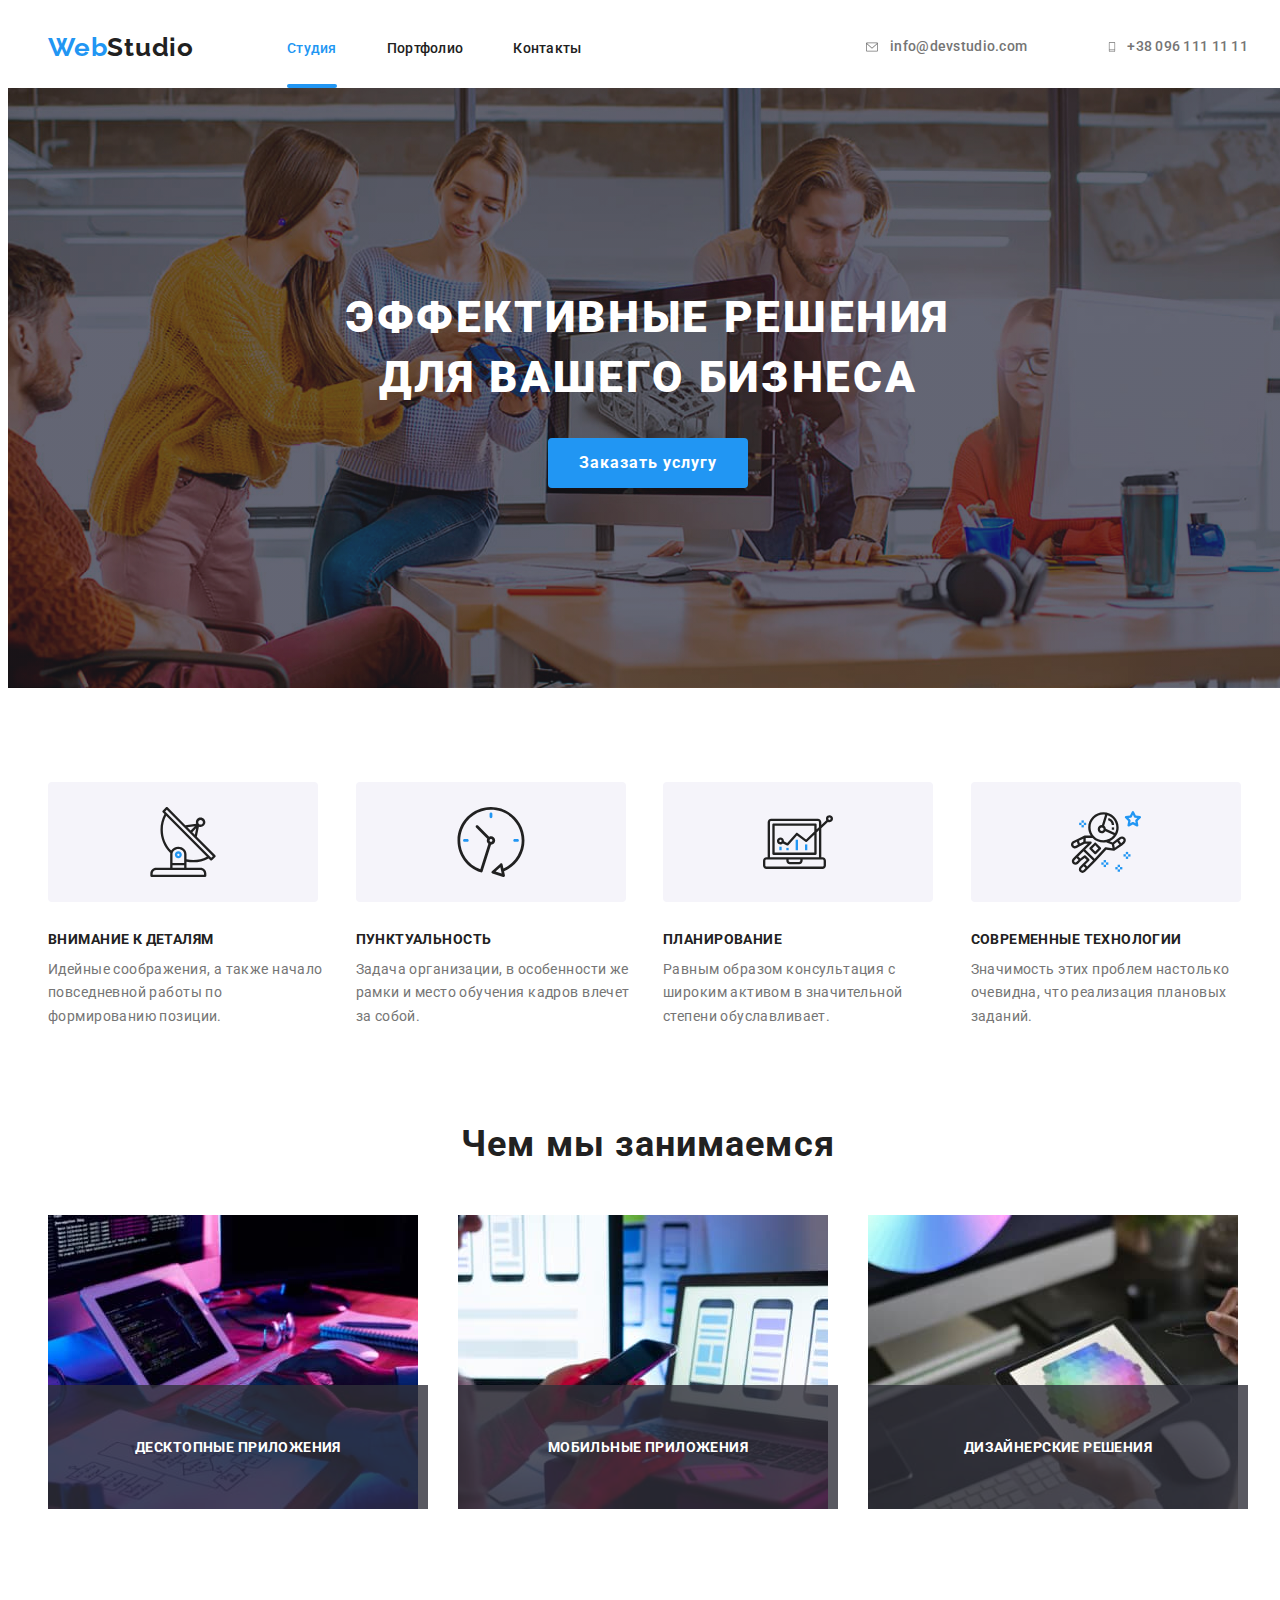
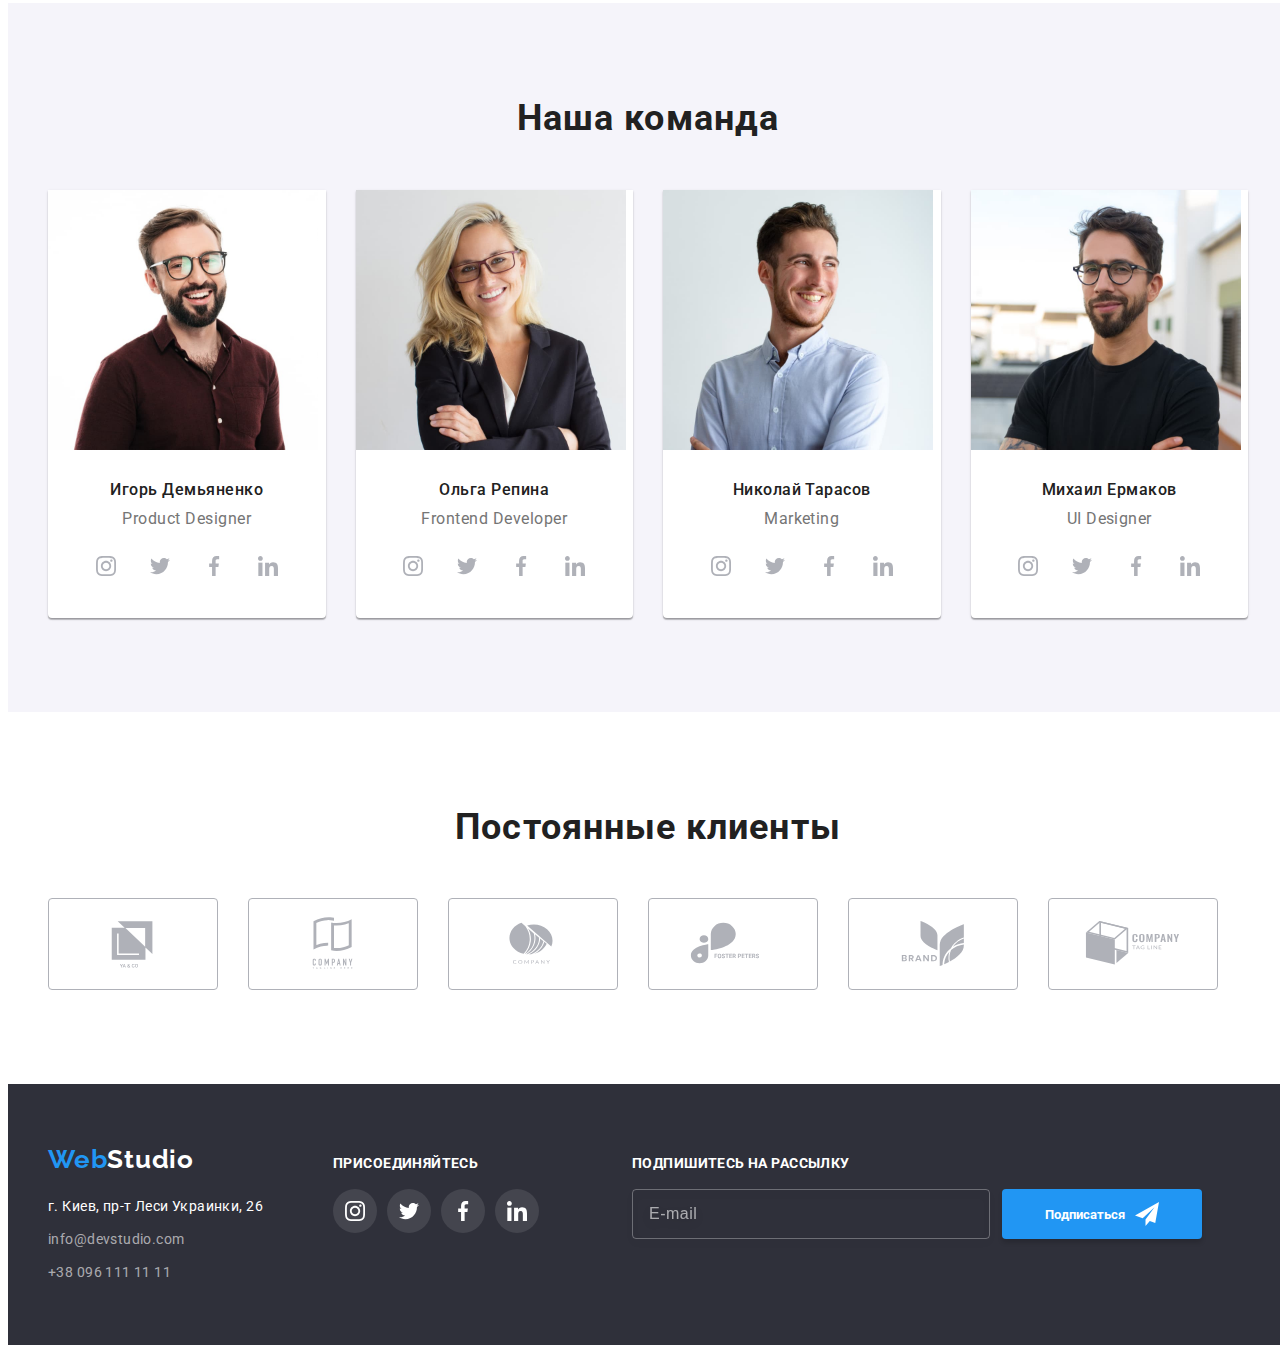
<file: index.html>
<!DOCTYPE html>
<html lang="ru">
<head>
    <meta charset="UTF-8">
    <meta http-equiv="X-UA-Compatible" content="IE=edge">
    <meta name="viewport" content="width=device-width, initial-scale=1.0">
    <title>Web Studio</title>

    <link rel="preconnect" href="https://fonts.googleapis.com">
    <link rel="preconnect" href="https://fonts.gstatic.com" crossorigin>
    <link href="https://fonts.googleapis.com/css2?family=Raleway:wght@700&family=Roboto:wght@400;500;700;900&display=swap"
        rel="stylesheet">

    <link rel="stylesheet" href="https://cdnjs.cloudflare.com/ajax/libs/modern-normalize/1.1.0/modern-normalize.min.css" integrity="sha512-wpPYUAdjBVSE4KJnH1VR1HeZfpl1ub8YT/NKx4PuQ5NmX2tKuGu6U/JRp5y+Y8XG2tV+wKQpNHVUX03MfMFn9Q==" crossorigin="anonymous" referrerpolicy="no-referrer" />

    <link rel="stylesheet" href="./css/styles.css">

</head>
<body>

    <!-- Header part -->

    <header>

       <div class="container header-container">
           
            <nav class="main-block">
               
                <a href="./index.html" class="main-block-logo main-logo"><span class="logo-word">Web</span>Studio</a>

                <ul class="top-menu top-menu-line">
                    <li class="top-menu-item"> <a href="./index.html" class="top-menu-link current">Студия</a> </li>
                    <li class="top-menu-item"> <a href="./portfolio.html" class="top-menu-link">Портфолио</a> </li>
                    <li class="top-menu-item"> <a href="#contacts" class="top-menu-link">Контакты</a> </li>
                </ul>

            </nav>

                <ul class="main-block-contacts">
                    
                    <li class="main-contacts email">
                        <a href="mailto:info@devstudio.com" class="main-block-contacts-link">
                            <svg class="menu-contacts-icon"  width="16" height="12">
                                <use href="./images/icons.svg#icon-envelope"></use>
                
                            </svg>
                            info@devstudio.com</a> 
                    </li>

                    <li class="main-contacts tel">
                        <a href="tel:+380961111111" class="main-block-contacts-link">
                            <svg class="menu-contacts-icon"  width="10" height="16" >
                                <use href="./images/icons.svg#icon-phone"></use>
                
                            </svg>
                            
                            +38 096 111 11 11</a>
                    </li>

                </ul>

        </div>

    </header>

    <!-- Hero part -->

    <main>

        <div class="hero">
            <section class="container hero-section">
                <h1 class="hero-text">Эффективные решения для вашего бизнеса</h1>
                <button type="button" class="button hero-section-btn" data-modal-open>Заказать услугу</button>
            </section>
        </div>
    
    <!-- Особенности -->


            <section class="properties-section">

                <div  class="container">

                    <h2 class="visually-hidden">Особенности</h2>

                    <ul class="properties-section-list">

                        <li class="properties-section-item">

                            <div class="properties-icon-block" >

                                <a href="" class="properties-icons-link">
                                    <svg class="properties-icon"  width="70" height="70" >
                                        <use href="./images/icons.svg#icon-antenna"></use>
                        
                                    </svg>
                                </a>

                            </div>

                            <h3 class="properties-section-title">Внимание к деталям</h3>
                            <p class="properties-section-text">Идейные соображения, а также начало повседневной работы по формированию позиции.</p>
                        </li>
                        <li class="properties-section-item">

                            <div class="properties-icon-block" >
                                <a href="" class="properties-icons-link">
                                    <svg class="properties-icon"  width="70" height="70" >
                                        <use href="./images/icons.svg#icon-clock"></use>
                        
                                    </svg>
                                </a>
                            </div>
                            
                            <h3 class="properties-section-title">Пунктуальность</h3>
                            <p class="properties-section-text">Задача организации, в особенности же рамки и место обучения кадров влечет за собой.</p>
                        </li>

                        <li class="properties-section-item">
                            <div class="properties-icon-block" >
                                <a href="" class="properties-icons-link">
                                    <svg class="properties-icon"  width="70" height="70" >
                                        <use href="./images/icons.svg#icon-diagram"></use>
                        
                                    </svg>
                                </a>
                            </div>

                            <h3 class="properties-section-title">Планирование</h3>
                            <p class="properties-section-text">Равным образом консультация с широким активом в значительной степени обуславливает.</p>
                        </li>

                        <li class="properties-section-item">
                            <div class="properties-icon-block" >
                                <a href="" class="properties-icons-link">
                                <svg class="properties-icon"  width="70" height="70" >
                                    <use href="./images/icons.svg#icon-astronaut"></use>
                    
                                </svg>
                            </a>
                        </div>

                            <h3 class="properties-section-title">Современные технологии</h3>
                            <p class="properties-section-text">Значимость этих проблем настолько очевидна, что реализация плановых заданий.</p>
                        </li>
                    </ul>

                </div>

            </section>

            <!-- Чем мы занимаемся -->

            <section class="services-section">

                <div class="container">

                    <h2 class="services-section-title">Чем мы занимаемся</h2>

                    <ul class="services-section-list">
                        <li class="services-section-item">
                            <img src="./images/what-are-we-doing/img-1.jpg"  alt="набор кода" width="370" height="294">
                            
                                <p class="services-section-text">Десктопные приложения</p>
                            
                        </li>
                        <li class="services-section-item">
                            <img src="./images/what-are-we-doing/img-2.jpg" alt="проверка мобильного приложения" width="370" height="294">
                            <p class="services-section-text">Мобильные приложения</p>
                        </li>
                        <li class="services-section-item">
                            <img src="./images/what-are-we-doing/img-3.jpg" alt="подбор цвета" width="370" height="294">
                            <p class="services-section-text">Дизайнерские решения</p>
                        </li>
                    </ul>

                </div>

            </section>

            <!-- Наша команда -->

            <section class="team-section">

                <div class="container">

                <h2 class="team-title">Наша команда</h2>

                    <ul class="team-list">
                        <li class="team-item">
                            <img src="./images/our-team/img-1.jpg" class="team-member-photo" alt="Игорь Демьяненко" width="270" height="260">
                            
                            <div class="team-member-info">
                               
                                <h3 class="team-member-name">Игорь Демьяненко</h3>
                               
                                <p class="team-member-profession" lang="en">Product Designer</p>

                                <ul class="team-social-list">
                                    <li class="team-social-item">
                                        <a href="" class="team-social-link">
                                            <svg class="team-social-icon"  width="20" height="20" >
                                                <use href="./images/icons.svg#icon-instagram"></use>
                                
                                            </svg>
                                        </a>
                                    </li>
                                    <li class="team-social-item">
                                        <a href="" class="team-social-link">
                                            <svg class="team-social-icon"  width="20" height="20" >
                                                <use href="./images/icons.svg#icon-twitter"></use>
                                
                                            </svg>
                                        </a>
                                    </li>
                                    <li class="team-social-item">
                                        <a href="" class="team-social-link">
                                            <svg class="team-social-icon"  width="20" height="20" >
                                                <use href="./images/icons.svg#icon-facebook"></use>
                                
                                            </svg>
                                        </a>
                                    </li>
                                    <li class="team-social-item">
                                        <a href="" class="team-social-link">
                                            <svg class="team-social-icon"  width="20" height="20" >
                                                <use href="./images/icons.svg#icon-linkedin"></use>
                                
                                            </svg>
                                        </a>
                                    </li>
                                </ul>
                           
                            </div>
                        </li>
                        <li class="team-item">
                            <img src="./images/our-team/img-2.jpg" class="team-member-photo" alt="Ольга Репина" width="270" height="260">
                            <div class="team-member-info">
                                <h3 class="team-member-name">Ольга Репина</h3>

                                <p class="team-member-profession" lang="en">Frontend Developer</p>

                                <ul class="team-social-list">
                                    <li class="team-social-item">
                                        <a href="" class="team-social-link">
                                            <svg class="team-social-icon"  width="20" height="20" >
                                                <use href="./images/icons.svg#icon-instagram"></use>
                                
                                            </svg>
                                        </a>
                                    </li>
                                    <li class="team-social-item">
                                        <a href="" class="team-social-link">
                                            <svg class="team-social-icon"  width="20" height="20" >
                                                <use href="./images/icons.svg#icon-twitter"></use>
                                
                                            </svg>
                                        </a>
                                    </li>
                                    <li class="team-social-item">
                                        <a href="" class="team-social-link">
                                            <svg class="team-social-icon"  width="20" height="20" >
                                                <use href="./images/icons.svg#icon-facebook"></use>
                                
                                            </svg>
                                        </a>
                                    </li>
                                    <li class="team-social-item">
                                        <a href="" class="team-social-link">
                                            <svg class="team-social-icon"  width="20" height="20" >
                                                <use href="./images/icons.svg#icon-linkedin"></use>
                                
                                            </svg>
                                        </a>
                                    </li>
                                </ul>
                            </div>
                        </li>
                        <li class="team-item">
                            <img src="./images/our-team/img-3.jpg" class="team-member-photo" alt="Николай Тарасов" width="270" height="260">
                            <div class="team-member-info">
                                <h3 class="team-member-name">Николай Тарасов</h3>
                                <p class="team-member-profession" lang="en"> Marketing</p>

                                <ul class="team-social-list">
                                    <li class="team-social-item">
                                        <a href="" class="team-social-link">
                                            <svg class="team-social-icon"  width="20" height="20" >
                                                <use href="./images/icons.svg#icon-instagram"></use>
                                
                                            </svg>
                                        </a>
                                    </li>
                                    <li class="team-social-item">
                                        <a href="" class="team-social-link">
                                            <svg class="team-social-icon"  width="20" height="20" >
                                                <use href="./images/icons.svg#icon-twitter"></use>
                                
                                            </svg>
                                        </a>
                                    </li>
                                    <li class="team-social-item">
                                        <a href="" class="team-social-link">
                                            <svg class="team-social-icon"  width="20" height="20" >
                                                <use href="./images/icons.svg#icon-facebook"></use>
                                
                                            </svg>
                                        </a>
                                    </li>
                                    <li class="team-social-item">
                                        <a href="" class="team-social-link">
                                            <svg class="team-social-icon"  width="20" height="20" >
                                                <use href="./images/icons.svg#icon-linkedin"></use>
                                
                                            </svg>
                                        </a>
                                    </li>
                                </ul>
                            </div>
                        </li>
                        <li class="team-item">
                            <img src="./images/our-team/img-4.jpg" class="team-member-photo" alt="Михаил Ермаков" width="270" height="260">
                            <div class="team-member-info">
                                <h3 class="team-member-name">Михаил Ермаков</h3>
                                <p class="team-member-profession" lang="en">UI Designer</p>

                                <ul class="team-social-list">
                                    <li class="team-social-item">
                                        <a href="" class="team-social-link">
                                            <svg class="team-social-icon"  width="20" height="20" >
                                                <use href="./images/icons.svg#icon-instagram"></use>
                                
                                            </svg>
                                        </a>
                                    </li>
                                    <li class="team-social-item">
                                        <a href="" class="team-social-link">
                                            <svg class="team-social-icon"  width="20" height="20" >
                                                <use href="./images/icons.svg#icon-twitter"></use>
                                
                                            </svg>
                                        </a>
                                    </li>
                                    <li class="team-social-item">
                                        <a href="" class="team-social-link">
                                            <svg class="team-social-icon"  width="20" height="20" >
                                                <use href="./images/icons.svg#icon-facebook"></use>
                                
                                            </svg>
                                        </a>
                                    </li>
                                    <li class="team-social-item">
                                        <a href="" class="team-social-link">
                                            <svg class="team-social-icon"  width="20" height="20" >
                                                <use href="./images/icons.svg#icon-linkedin"></use>
                                
                                            </svg>
                                        </a>
                                    </li>
                                </ul>
                            </div>
                        </li>
                    </ul>

                </div>

            </section>

<!-- Постоянные клиенты -->

            <section class="clients-section">
                
                <div class="container">

                    <h2 class="clients-title">Постоянные клиенты</h2>

                    <ul class="clients-list">
                        <li class="clients-item">
                            <a href="" class="clients-logo-link">
                                <svg class="clients-logo-icon"  width="106" height="60" >
                                    <use href="./images/icons.svg#icon-logo-icon-1"></use>
                    
                                </svg>
                            </a>
                        </li>
                        <li class="clients-item">
                            <a href="" class="clients-logo-link">
                                <svg class="clients-logo-icon"  width="106" height="60" >
                                    <use href="./images/icons.svg#icon-logo-icon-2"></use>
                    
                                </svg>
                            </a>
                        </li>
                        <li class="clients-item">
                            <a href="" class="clients-logo-link">
                                <svg class="clients-logo-icon"  width="106" height="60" >
                                    <use href="./images/icons.svg#icon-logo-icon-3"></use>
                    
                                </svg>
                            </a>
                        </li>
                        <li class="clients-item">
                            <a href="" class="clients-logo-link">
                                <svg class="clients-logo-icon"  width="106" height="60" >
                                    <use href="./images/icons.svg#icon-logo-icon-4"></use>
                    
                                </svg>
                            </a>
                        </li>
                        <li class="clients-item">
                            <a href="" class="clients-logo-link">
                                <svg class="clients-logo-icon"  width="106" height="60" >
                                    <use href="./images/icons.svg#icon-logo-icon-5"></use>
                    
                                </svg>
                            </a>
                        </li>
                        <li class="clients-item">
                            <a href="" class="clients-logo-link">
                                <svg class="clients-logo-icon"  width="106" height="60" >
                                    <use href="./images/icons.svg#icon-logo-icon-6"></use>
                    
                                </svg>
                            </a>
                        </li>
                    </ul>

                </div>

            </section>
        

    </main>

    <!-- Footer part -->

        <footer id="contacts" class="footer-container">

            <div class="container footer-contacts-block">

                <div class="footer-left">
                        <a href="./index.html" class="footer-block-logo main-logo"><span class="logo-word">Web</span>Studio</a>
                
                    <ul class="footer-contacts-list">
                        <li class="footer-contacts"><a href="https://goo.gl/maps/fc3wBNUTPfA8hGUh7" class="footer-contacts-item adress">г. Киев, пр-т Леси Украинки, 26</a></li>
                        <li class="footer-contacts"><a href="mailto:info@devstudio.com" class="footer-contacts-item">info@devstudio.com</a></li>
                        <li class="footer-contacts"><a href="tel:+380961111111" class="footer-contacts-item">+38 096 111 11 11</a></li>
                    </ul>
                </div>

                <div class="footer-center">
                    <h3 class="footer-icons-title">присоединяйтесь</h3>

                    <ul class="footer-icons-list">

                        <li class="footer-icons-item">
                            <a href="#" class="footer-social-link">
                                <svg class="footer-social-icon"  width="20" height="20" >
                                    <use href="./images/icons.svg#icon-instagram"></use>
                    
                                </svg>
                            </a>
                        </li>
                        <li class="footer-icons-item">
                            <a href="#" class="footer-social-link">
                                <svg class="footer-social-icon"  width="20" height="20" >
                                    <use href="./images/icons.svg#icon-twitter"></use>
                    
                                </svg>
                            </a>
                        </li>
                        <li class="footer-icons-item">
                            <a href="#" class="footer-social-link">
                                <svg class="footer-social-icon"  width="20" height="20" >
                                    <use href="./images/icons.svg#icon-facebook"></use>
                    
                                </svg>
                            </a>
                        </li>
                        <li class="footer-icons-item">
                            <a href="#" class="footer-social-link">
                                <svg class="footer-social-icon"  width="20" height="20" >
                                    <use href="./images/icons.svg#icon-linkedin"></use>
                    
                                </svg>
                            </a>
                        </li>
                    </ul>
                    
                </div >

                <div class="footer-right">
                    <h3 class="footer-icons-title">Подпишитесь на рассылку</h3>

                    <div class="footer-subscription">
                        <label for="user-email" class="modal-footer-input-text"></label>
                        <input type="email" name="user-email" class="modal-footer-input" placeholder="E-mail" required>
                        <button type="submit" class="button modal-footer-btn">Подписаться <svg class="footer-send-icon" width="24" height="24"><use href="./images/icons.svg#icon-icon-send-footer"></use></svg> </button>

                    </div>

                <div>

                </div>


            </div>
                    
        </footer>

        <div class="backdrop is-hidden" data-modal>
            <div class="modal-windows">
                <button type="button" class="modal-windows-close" data-modal-close>
                        <svg class="modal-windows-icon"  width="18" height="18" >
                            <use href="./images/icons.svg#icon-close-black-18dp-2-1"></use>
                        </svg>
                </button>
                <h3 class="modal-title">Оставьте свои данные, мы вам перезвоним</h3>
               
                <form action="#" class="modal-form">
                    <div class="modal-form-field">
                        <label for="user-name" class="modal-form-input-text">Имя</label>
                        <div class="modal-form-input-wrap">
                            <input type="text" minlength="3" name="user-name" class="modal-form-input" id="user-name">
                            <svg class="input-icon" width="18" height="18">
                                <use href="./images/icons.svg#icon-person-black-18dp-1"></use>
                            </svg>
                        </div>
                    </div>

                    <div class="modal-form-field">
                        <label for="user-tel" class="modal-form-input-text">Телефон</label>
                        <div class="modal-form-input-wrap">
                            <input type="tel" name="user-tel" id="user-tel" class="modal-form-input" required 
                            pattern="[\+]\d{2}\s[\(]\d{3}[\)]\s\d{3}[\-]\d{2}[\-]\d{2}" >
                            <svg class="input-icon" width="18" height="18">
                                <use href="./images/icons.svg#icon-phone-black-18dp-1"></use>
                            </svg>
                        </div>
                    </div>

                    <div class="modal-form-field">
                        <label for="user-email" class="modal-form-input-text">Почта</label>
                        <div class="modal-form-input-wrap">
                            <input type="email" name="user-email" class="modal-form-input" required>
                            <svg class="input-icon" width="18" height="18">
                                <use href="./images/icons.svg#icon-email-black-18dp-1"></use>
                            </svg>
                        </div>
                    </div>

                    <div class="modal-form-field">
                        <label for="user-text" class="modal-form-input-text">Комментарий</label>
                        <textarea name="user-text" id="user-text" class="modal-textarea" placeholder="Введите текст"></textarea>
                    </div>

                    <div class="modal-form-field modal-checkbox">
                        <input type="checkbox" name="policy" id="modal-checkbox" class="modal-checkbox visually-hidden">
                        <label for="modal-checkbox" class="modal-form-checkbox-text"> <span> <svg class="icon-check" width="16" height="15">
                            <use href="./images/icons.svg#icon-check"></use>
                        </svg></span>Соглашаюсь с рассылкой и принимаю &nbsp; <a href="#" class="checkbox-policy-text">Условия договора</a> </label>
                    </div>

                <button type="submit" class="button modal-btn">Отправить</button>
                </form>


            </div>
        </div>

       
        <script src="./js/modal.js"></script>

</body>
</html>
</file>
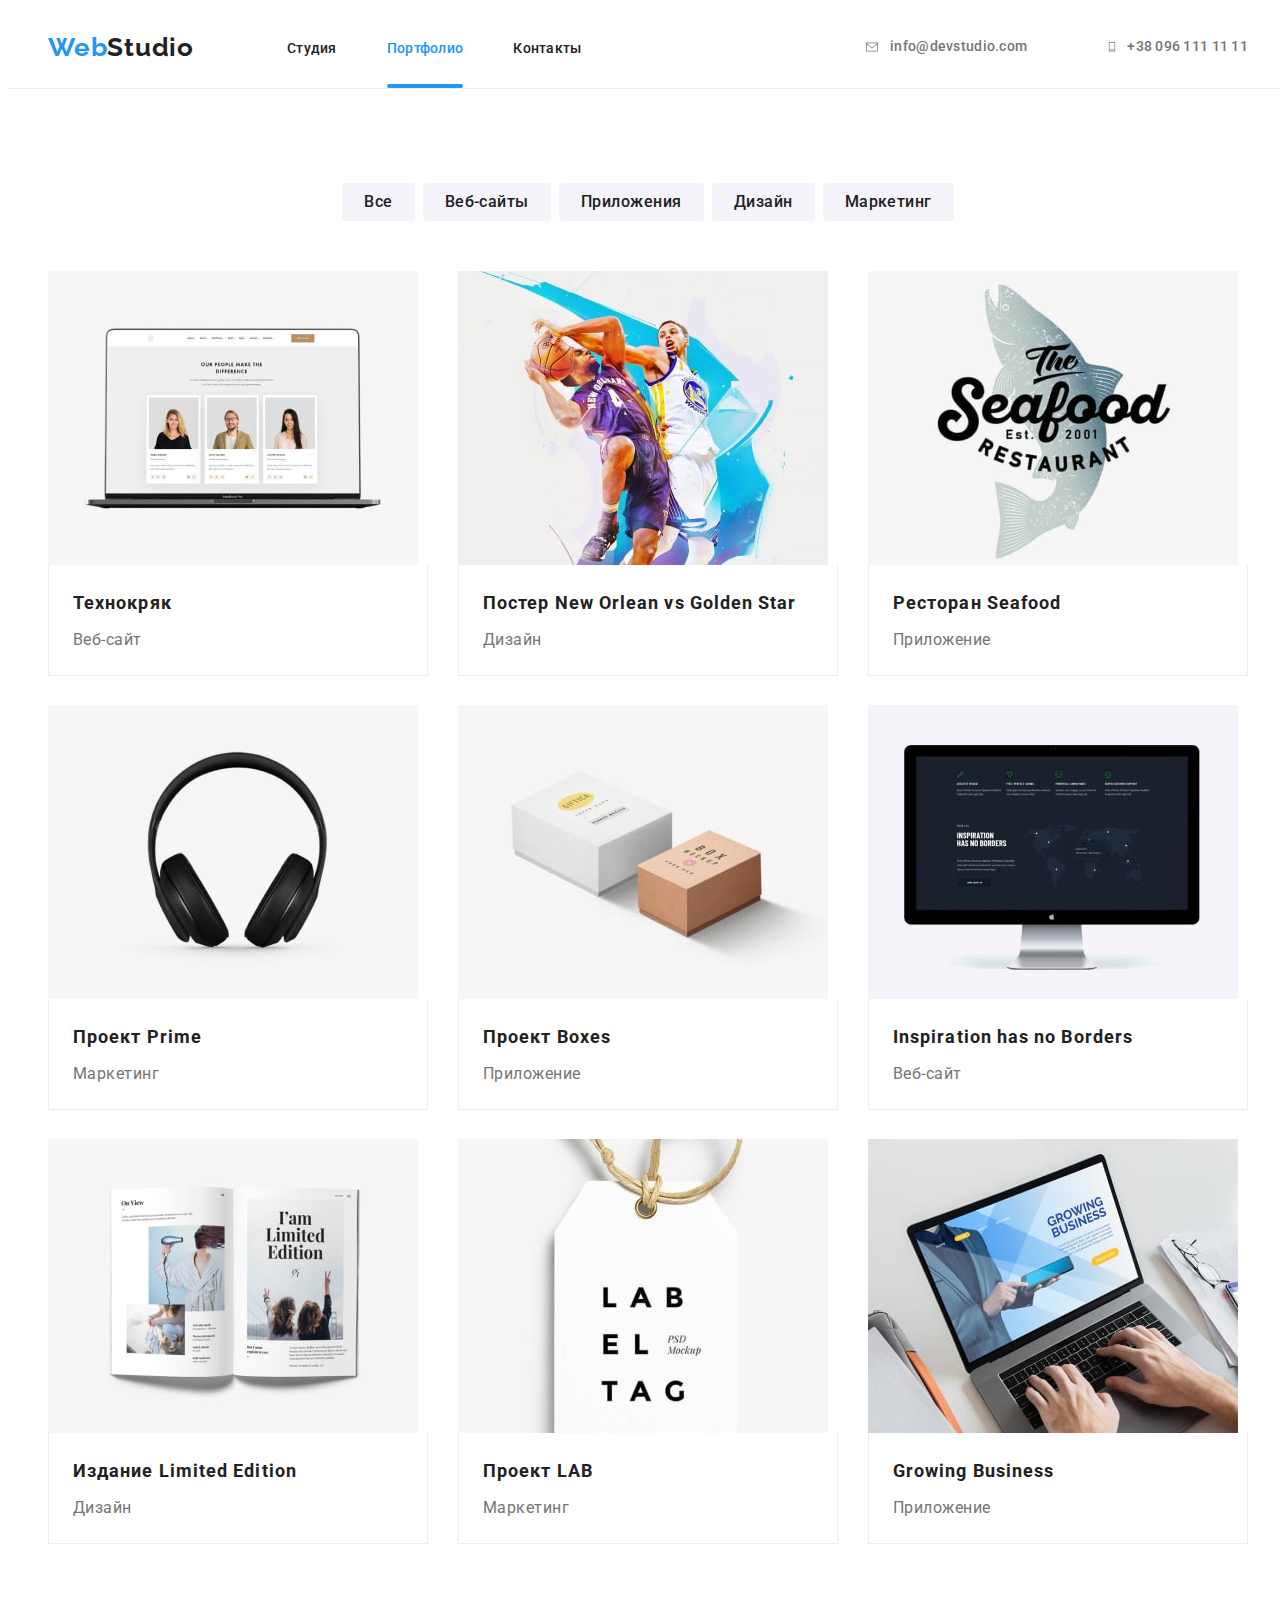
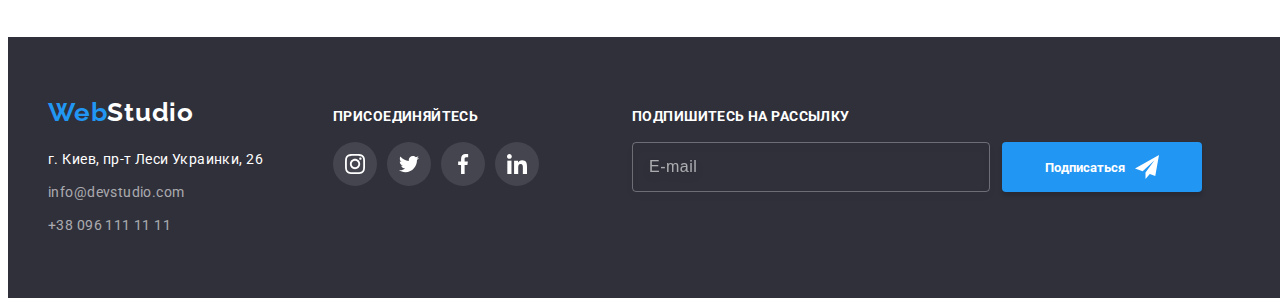
<file: portfolio.html>
<!DOCTYPE html>
<html lang="ru">

<head>
    <meta charset="UTF-8">
    <meta http-equiv="X-UA-Compatible" content="IE=edge">
    <meta name="viewport" content="width=device-width, initial-scale=1.0">
    <title>Портфолио</title>

    <link rel="preconnect" href="https://fonts.googleapis.com">
    <link rel="preconnect" href="https://fonts.gstatic.com" crossorigin>
    <link href="https://fonts.googleapis.com/css2?family=Raleway:wght@700&family=Roboto:wght@400;500;700;900&display=swap"
        rel="stylesheet">

    <link rel="stylesheet" href="https://cdnjs.cloudflare.com/ajax/libs/modern-normalize/1.1.0/modern-normalize.min.css" integrity="sha512-wpPYUAdjBVSE4KJnH1VR1HeZfpl1ub8YT/NKx4PuQ5NmX2tKuGu6U/JRp5y+Y8XG2tV+wKQpNHVUX03MfMFn9Q==" crossorigin="anonymous" referrerpolicy="no-referrer" />

    <link rel="stylesheet" href="./css/styles.css">
 
</head>

<body>

    <!-- Header part -->

    <header class="portfolio-header">

        <div class="container header-container">
           
            <nav class="main-block">
               
                <a href="./index.html" class="main-block-logo main-logo"><span class="logo-word">Web</span>Studio</a>

                <ul class="top-menu top-menu-line">
                    <li class="top-menu-item"> <a href="./index.html" class="top-menu-link">Студия</a> </li>
                    <li class="top-menu-item"> <a href="./portfolio.html" class="top-menu-link current">Портфолио</a> </li>
                    <li class="top-menu-item"> <a href="#contacts" class="top-menu-link">Контакты</a> </li>
                </ul>

            </nav>

                <ul class="main-block-contacts">
                    
                    <li class="main-contacts email">

                        <a href="mailto:info@devstudio.com" class="main-block-contacts-link">
                            <svg class="menu-contacts-icon"  width="16" height="12">
                                <use href="./images/icons.svg#icon-envelope"></use>
                
                            </svg>
                            info@devstudio.com</a> 
                    </li>

                    <li class="main-contacts tel">
                        <a href="tel:+380961111111" class="main-block-contacts-link">
                            <svg class="menu-contacts-icon"  width="10" height="16" >
                                <use href="./images/icons.svg#icon-phone"></use>
                
                            </svg>
                            
                            +38 096 111 11 11</a>
                    </li>

                </ul>

        </div>
 
     </header>   


    <main>
        
            <section class="portfolio-section">

                <div  class="container">

                    <ul class="main-filter-list list">
                        <li class="main-filter-button">
                            <button type="button" class="main-filter-item">Все</button>
                        </li>
                        <li class="main-filter-button">
                            <button type="button" class="main-filter-item">Веб-сайты</button>
                        </li>
                        <li class="main-filter-button">
                            <button type="button" class="main-filter-item">Приложения</button>
                        </li>
                        <li class="main-filter-button">
                            <button type="button" class="main-filter-item">Дизайн</button>
                        </li>
                        <li class="main-filter-button">
                            <button type="button" class="main-filter-item">Маркетинг</button>
                        </li>
                    </ul>

                <h2 class="visually-hidden">Галерея</h2>

                    <ul class="portfolio-section-list list">
                        <li class="portfolio-section-item">
                            <div class="portfolio-section-wrap">
                                <a href="#">
                                    <img src="./images/portfolio/img-1.jpg" class="portfolio-img" alt="страница сайта" width="370" height="294">
                                </a>
                                <p class="portfolio-top-text">Технокряк это современная площадка распространения коронавируса. Компании используют эту платформу для цифрового 
                                    шпионажа и атак на защищённые сервера конкурентов.</p>

                            </div>
                            <div class="p-item-name">
                                <h3 class="portfolio-section-title">Технокряк</h3>
                                <p class="portfolio-section-text">Веб-сайт</p>
                            </div>
                        </li>

                        <li class="portfolio-section-item">
                            <div class="portfolio-section-wrap">
                                <a href="#">
                                    <img src="./images/portfolio/img-2.jpg" class="portfolio-img" alt="баскетболисты" width="370" height="294">
                                </a>
                                <p class="portfolio-top-text">Технокряк это современная площадка распространения коронавируса. Компании используют эту платформу для цифрового 
                                    шпионажа и атак на защищённые сервера конкурентов.</p>
                            </div>
                            <div class="p-item-name">
                                <h3 class="portfolio-section-title">Постер <span lang="en">New Orlean vs Golden Star</span></h3>
                                <p class="portfolio-section-text">Дизайн</p>
                            </div>
                        </li>

                        <li class="portfolio-section-item">
                            <div class="portfolio-section-wrap">
                            <a href="#">
                                <img src="./images/portfolio/img-3.jpg" class="portfolio-img" alt="логотип ресторана" width="370" height="294">
                            </a>
                            <p class="portfolio-top-text">Технокряк это современная площадка распространения коронавируса. Компании используют эту платформу для цифрового 
                                шпионажа и атак на защищённые сервера конкурентов.</p>
                            <div class="p-item-name">
                                <h3 class="portfolio-section-title">Ресторан <span lang="en">Seafood</span></h3>
                                <p class="portfolio-section-text">Приложение</p>
                            </div>
                        </li>
                        <li class="portfolio-section-item">
                            <div class="portfolio-section-wrap">
                                <a href="#">
                                    <img src="./images/portfolio/img-4.jpg" alt="наушники" width="370" height="294">
                                </a>
                                <p class="portfolio-top-text">Технокряк это современная площадка распространения коронавируса. Компании используют эту платформу для цифрового 
                                    шпионажа и атак на защищённые сервера конкурентов.</p>
                            </div>
                            <div class="p-item-name">
                                <h3 class="portfolio-section-title">Проект <span lang="en">Prime</span></h3>
                                <p class="portfolio-section-text">Маркетинг</p>
                            </div>
                        </li>
                        <li class="portfolio-section-item">
                            <div class="portfolio-section-wrap">
                                <a href="#">
                                    <img src="./images/portfolio/img-5.jpg" alt="бумажные коробочки" width="370" height="294">
                                </a>
                                <p class="portfolio-top-text">Технокряк это современная площадка распространения коронавируса. Компании используют эту платформу для цифрового 
                                    шпионажа и атак на защищённые сервера конкурентов.</p>
                            </div>
                            <div class="p-item-name">
                                <h3 class="portfolio-section-title">Проект <span lang="en">Boxes</span></h3>
                                <p class="portfolio-section-text">Приложение</p>
                            </div>
                        </li>
                        <li class="portfolio-section-item">
                            <div class="portfolio-section-wrap">
                                <a href="#">
                                    <img src="./images/portfolio/img-6.jpg" alt="монитор" width="370" height="294">
                                </a>
                                <p class="portfolio-top-text">Технокряк это современная площадка распространения коронавируса. Компании используют эту платформу для цифрового 
                                    шпионажа и атак на защищённые сервера конкурентов.</p>
                            </div>
                            <div class="p-item-name">
                                <h3 class="portfolio-section-title" lang="en">Inspiration has no Borders</h3>
                                <p class="portfolio-section-text">Веб-сайт</p>
                            </div>
                        </li>
                        <li class="portfolio-section-item">
                            <div class="portfolio-section-wrap">
                                <a href="#">
                                    <img src="./images/portfolio/img-7.jpg" alt="журнал" width="370" height="294">
                                </a>
                                <p class="portfolio-top-text">Технокряк это современная площадка распространения коронавируса. Компании используют эту платформу для цифрового 
                                    шпионажа и атак на защищённые сервера конкурентов.</p>
                            </div>
                            <div class="p-item-name">
                                <h3 class="portfolio-section-title">Издание <span lang="en">Limited Edition</span></h3>
                                <p class="portfolio-section-text">Дизайн</p>
                            </div>
                        </li>
                        <li class="portfolio-section-item">
                            <div class="portfolio-section-wrap">
                                <a href="#">
                                    <img src="./images/portfolio/img-8.jpg" alt="бирка" width="370" height="294">
                                </a>
                                <p class="portfolio-top-text">Технокряк это современная площадка распространения коронавируса. Компании используют эту платформу для цифрового 
                                    шпионажа и атак на защищённые сервера конкурентов.</p>
                            </div>
                            <div class="p-item-name">
                                <h3 class="portfolio-section-title">Проект <span lang="en">LAB</span></h3>
                                <p class="portfolio-section-text">Маркетинг</p>
                            </div>
                        </li>
                        <li class="portfolio-section-item">
                            <div class="portfolio-section-wrap">
                                <a href="#">
                                    <img src="./images/portfolio/img-9.jpg" alt="печатают на ноутбуке" width="370" height="294">
                                </a>
                                <p class="portfolio-top-text">Технокряк это современная площадка распространения коронавируса. Компании используют эту платформу для цифрового 
                                    шпионажа и атак на защищённые сервера конкурентов.</p>
                            </div>
                            <div class="p-item-name">
                                <h3 class="portfolio-section-title" lang="en">Growing Business</h3>
                                <p class="portfolio-section-text">Приложение</p>
                            </div>
                        </li>
                    </ul>

                </div>

            </section>

    </main>

    <!-- Footer part -->

    <footer id="contacts" class="footer-container">

        <div class="container footer-contacts-block">

            <div class="footer-left">
                    <a href="./index.html" class="footer-block-logo main-logo"><span class="logo-word">Web</span>Studio</a>
            
                <ul class="footer-contacts-list">
                    <li class="footer-contacts"><a href="https://goo.gl/maps/fc3wBNUTPfA8hGUh7" class="footer-contacts-item adress">г. Киев, пр-т Леси Украинки, 26</a></li>
                    <li class="footer-contacts"><a href="mailto:info@devstudio.com" class="footer-contacts-item">info@devstudio.com</a></li>
                    <li class="footer-contacts"><a href="tel:+380961111111" class="footer-contacts-item">+38 096 111 11 11</a></li>
                </ul>
            </div>

            <div class="footer-center">
                <h3 class="footer-icons-title">присоединяйтесь</h3>

                <ul class="footer-icons-list">

                    <li class="footer-icons-item">
                        <a href="#" class="footer-social-link">
                            <svg class="footer-social-icon"  width="20" height="20" >
                                <use href="./images/icons.svg#icon-instagram"></use>
                
                            </svg>
                        </a>
                    </li>
                    <li class="footer-icons-item">
                        <a href="#" class="footer-social-link">
                            <svg class="footer-social-icon"  width="20" height="20" >
                                <use href="./images/icons.svg#icon-twitter"></use>
                
                            </svg>
                        </a>
                    </li>
                    <li class="footer-icons-item">
                        <a href="#" class="footer-social-link">
                            <svg class="footer-social-icon"  width="20" height="20" >
                                <use href="./images/icons.svg#icon-facebook"></use>
                
                            </svg>
                        </a>
                    </li>
                    <li class="footer-icons-item">
                        <a href="#" class="footer-social-link">
                            <svg class="footer-social-icon"  width="20" height="20" >
                                <use href="./images/icons.svg#icon-linkedin"></use>
                
                            </svg>
                        </a>
                    </li>
                </ul>
                
            </div>

            <div class="footer-right">
                <h3 class="footer-icons-title">Подпишитесь на рассылку</h3>

                <div class="footer-subscription">
                    <label for="user-email" class="modal-footer-input-text"></label>
                    <input type="email" name="user-email" class="modal-footer-input" placeholder="E-mail" required>
                    <button type="submit" class="button modal-footer-btn">Подписаться <svg class="footer-send-icon" width="24" height="24"><use href="./images/icons.svg#icon-icon-send-footer"></use></svg> </button>

                </div>

            <div>


        </div>
                
        </footer>

        <script src="./js/modal.js"></script>

</body>
    
</html>
</file>
<file: css/styles.css>
:root {
  --main-text-color: #212121;
  --second-text-color: #757575;
  --third-text-color: #ffffff;
  --main-background-color: #ffffff;
  --accent-color: #2196f3;
  --main-link-color: #757575;
  --portfolio-filter-color: #f5f4fa;
  --main-icons-color: #AFB1B8;
}

 /* Reset */

  *,
  *::after,
  *::before {
    box-sizing: inherit;
  }

p,
h1,
h2,
h3,
h4,
h5,
h6 {
  margin: 0;
}

button {
  font-family: inherit;
  cursor: pointer;
}

ul {
  margin: 0;
  padding: 0;
  list-style: none;
}

img {
  display: block;
  max-width: 100%;
  height: auto;
}

/* Main Style */

.container {
  width: 1200px;
  padding-left: 15px;
  padding-right: 15px;
  margin: 0 auto;
}

.main-logo {
  font-family: "Raleway", sans-serif;
  font-weight: 700;
  font-size: 26px;
  line-height: 1.19;
  letter-spacing: 0.03em;
  text-decoration: none;
}

body {
  width: 100%;
  font-family: "Roboto", sans-serif;
  color: var(--main-text-color);
  text-decoration: none;
}

header {
  padding-top: 24px;
  padding-bottom: 25px;
}

.header-container {
  display: flex;
  align-items: center;
}

.main-block {
  display: flex;
  align-items: center;
}

.main-block-logo {
  color: var(--main-text-color);
  margin-right: 93px;
}

.logo-word {
  color: var(--accent-color);
}

.top-menu {
  text-decoration: none;
  list-style: none;
  display: flex;
}

.top-menu-item {
  margin-right: 50px;
  display: block;
  /* overflow: hidden; */
}

.top-menu-item:last-child {
  margin-right: 0;
} 


.top-menu-link {
  font-family: "Roboto";
  font-weight: 500;
  font-size: 14px;
  line-height: 1.14;
  letter-spacing: 0.02em;
  color: var(--main-text-color);
  text-decoration: none;
  transition: color 250ms cubic-bezier(0.4, 0, 0.2, 1);
  position: relative;
}

.top-menu-link.current::after {
  content: "";
  width: 100%;
  height: 4px;
  border-radius: 2px;
  background-color: var(--accent-color);
  position: absolute;
  left: 0;
  bottom: -32px;
  /* transform: translateY(100%);
  transition: transform 250ms; */
}

.top-menu-link:hover,
.top-menu-link:focus {
  color: var(--accent-color);
  
}

.current {
  color: var(--accent-color);
}

.main-block-contacts {
  text-decoration: none;
  list-style: none;
  display: flex;
  justify-content: center;
  align-items: center;
  margin-left: auto;
}

.main-block-contacts-link {
  font-weight: 500;
  font-size: 14px;
  line-height: 1.14;
  display: flex;
  align-items: center;
  margin-left: 30px;
  letter-spacing: 0.02em;
  color: var(--main-link-color);
  text-decoration: none;
  transition: color 250ms cubic-bezier(0.4, 0, 0.2, 1);
}

.menu-contacts-icon {
  margin-right: 10px;
  fill: currentColor
}

.main-block-contacts-link:hover,
.main-block-contacts-link:focus {
  color: var(--accent-color);
}

.email {
  margin-right: 50px;
}


/* Hero section */



.hero {
  width: 100%;
  left: 0px;
  top: 80px;
  background-image: linear-gradient(
    rgba(47, 48, 58, 0.4),
    rgba(47, 48, 58, 0.4)
  ),
  url(../images/background-hero.jpg);
  background-repeat: no-repeat;
  background-position: center;
  background-size: 1600px;
}

.hero-section {
  padding-top: 200px;
  padding-bottom: 200px;
}

.hero-text {
  width: 696px;
  font-weight: 900;
  font-size: 44px;
  line-height: 1.36;
  text-align: center;
  letter-spacing: 0.06em;
  text-transform: uppercase;
  color: var(--third-text-color);
  margin-right: auto;
  margin-left: auto;
  margin-bottom: 30px;
}

.button {
  width: 200px;
  height: 50px;
  left: 700px;
  top: 430px;
  color: var(--third-text-color);
  background-color: var(--accent-color);
  box-shadow: 0px 4px 4px rgba(0, 0, 0, 0.15);
  border: none;
  border-radius: 4px;
  display: block;
  margin: 0 auto; 
}

.hero-section-btn {
  font-family: inherit;
  font-weight: bold;
  font-size: 16px;
  line-height: 1.88;
  align-items: center;
  text-align: center;
  letter-spacing: 0.06em;
  color: var(--third-text-color);
  cursor: pointer;
  transition: background-color 250ms cubic-bezier(0.4, 0, 0.2, 1);
}

.hero-section-btn:hover {
  background-color: #188CE8;
}

/* Properties section */  

.visually-hidden {
  position: absolute;
  white-space: nowrap;
  width: 1px;
  height: 1px;
  overflow: hidden;
  border: 0;
  padding: 0;
  clip: rect(0 0 0 0);
  clip-path: inset(50%);
  margin: -1px;
}

.properties-section {
  padding-top: 94px;
  padding-bottom: 94px;
}

.properties-section-list {
  list-style: none;
  display: flex;
  margin-right: -30px;
  margin-bottom: -30px;
}

.properties-section-item {
  flex-basis: calc(100% / 4 - 30px);
  margin-right: 30px;
  margin-bottom: 30px;
}

.properties-icon-block {
  width: 270px;
  height: 120px;
  left: 215px;
  top: 774px;
  background: #F5F4FA;
  border-radius: 4px;
  margin-bottom: 30px;
}

.properties-icons-link {
  width: 100%;
  height: 100%;
  display: flex;
  align-items: center;
  justify-content: center;
}

.properties-section-title {
  font-weight: 700;
  font-size: 14px;
  line-height: 1.14;
  letter-spacing: 0.03em;
  text-transform: uppercase;
  color: var(--main-text-color);
  margin-bottom: 10px;
}

.properties-section-text {
  min-width: 270px;
  font-size: 14px;
  line-height: 1.71;
  letter-spacing: 0.03em;
  color: var(--second-text-color);
}

/* Services section */

.services-section {
  padding-bottom: 94px;
}

.services-section-title {
  font-weight: 700;
  font-size: 36px;
  line-height: 1.17;
  letter-spacing: 0.03em;
  color: var(--main-text-color);
  text-align: center;
  margin-bottom: 50px;
}

.services-section-list {
  list-style: none;
  display: flex;
  margin-right: -30px;
  margin-bottom: -30px;
}

.services-section-item {
  flex-basis: calc(100% / 3 - 30px);
  margin-right: 30px;
  margin-bottom: 30px;
  position: relative;
}


.services-section-text {
  position: absolute;
  width: 100%;
  height: 70px;
  left: 0;
  bottom: 0;
  padding-top: 27px;
  padding-bottom: 27px;
  background-color: rgba(47, 48, 58, 0.8);
  display: flex;
  align-items: center;
  justify-content: center;
  font-weight: 700;
  font-size: 14px;
  line-height: 1.71;
  letter-spacing: 0.03em;
  text-transform: uppercase;
  color: #FFFFFF;
}

/* Team section */

.team-section {
  padding-top: 94px;
  padding-bottom: 94px;
  background: var(--portfolio-filter-color);
  /* filter: drop-shadow(0px 4px 4px rgba(0, 0, 0, 0.25)); */
}

.team-title {
  font-weight: 700;
  font-size: 36px;
  line-height: 1.17;
  letter-spacing: 0.03em;
  color: var(--main-text-color);
  text-align: center;
  margin-bottom: 50px;
}

.team-list {
  list-style: none;
  display: flex;
  margin-right: -30px;
  margin-bottom: -30px;
}

.team-item {
  width: 270px;
  left: 215px;
  top: 1635px;
  background: var(--main-background-color);
  box-shadow: 0px 1px 3px rgba(0, 0, 0, 0.12), 0px 1px 1px rgba(0, 0, 0, 0.14), 0px 2px 1px rgba(0, 0, 0, 0.2);
  border-radius: 0px 0px 4px 4px;

  flex-basis: calc(100% / 4 - 30px);
  margin-right: 30px;
  margin-bottom: 30px;
}

.team-social-list {
  display: flex;
  justify-content: center;
}

.team-social-item {
  width: 44px;
  height: 44px;
}

.team-social-item + .team-social-item {
  margin-left: 10px;
}

.team-social-link {
  width: 100%;
  height: 100%;
  border-radius: 50%;
  display: flex;
  align-items: center;
  justify-content: center;
  background-color: var(--main-background-color);
  color: var(--main-icons-color);
  transition: color 250ms cubic-bezier(0.4, 0, 0.2, 1), background-color 250ms cubic-bezier(0.4, 0, 0.2, 1);
}

.team-social-icon {
  fill: currentColor
}

.team-social-link:hover,
.team-social-link:focus {
  background-color: #2196F3;
  color: var(--third-text-color);
}

.team-member-info {
  min-width: 151px;
  padding-top: 30px;
  padding-bottom: 30px;
}

.team-member-name {
  font-weight: 500;
  font-size: 16px;
  line-height: 1.19;
  text-align: center;
  letter-spacing: 0.03em;
  color: var(--main-text-color);
  margin-bottom: 10px;
}

.team-member-profession {
  font-size: 16px;
  line-height: 1.19;
  text-align: center;
  letter-spacing: 0.03em;
  color: var(--second-text-color);
  margin-bottom: 16px;
}

/* Clients section */

.clients-section {
  padding-top: 94px;
  padding-bottom: 94px;
}

.clients-title {
  font-weight: 700;
  font-size: 36px;
  line-height: 1.17;
  text-align: center;
  letter-spacing: 0.03em;
  color: var(--main-text-color);
  margin-bottom: 50px;
}

.clients-list {
  list-style: none;
  display: flex;
  margin-right: -30px;
  margin-bottom: -30px;
}

.clients-logo-link {
  width: 170px;
  height: 92px;
  top: 2493px;
  background: var(--main-background-color);
  border: 1px solid;
  border-color: var(--main-icons-color);
  box-sizing: border-box;
  border-radius: 4px;
  flex-basis: calc(100% / 6 - 30px);
  margin-right: 30px;
  margin-bottom: 30px;
  display: flex;
  align-items: center;
  justify-content: center;
  background-color: #ffffff;
  color: var(--main-icons-color);
  transition: color 250ms cubic-bezier(0.4, 0, 0.2, 1), border-color 250ms cubic-bezier(0.4, 0, 0.2, 1);
}

.clients-logo-icon {
  fill: currentColor
}


.clients-logo-link:hover,
.clients-logo-link:focus {
  border-color: var(--accent-color);
  color: var(--accent-color);
}


/* Footer section */

footer {
  width: 100%;
  left: 0px;
  background: #2f303a;
}

.footer-container {
padding-top: 60px;
padding-bottom: 60px;
}

.footer-contacts-block {
  display: flex;
  align-items: baseline;
}

.footer-left {
  margin-right: 70px;
}

.footer-center {
  margin-right: 93px;
}

.footer-block-logo {
  color: var(--third-text-color);
}

.footer-contacts-list {
  list-style: none;
  margin-top: 20px;
}

.footer-contacts {
  margin-bottom: 9px;
}

.footer-contacts:last-child {
  margin-bottom: 0;
}

.footer-contacts-item {
  font-size: 14px;
  line-height: 1.71;
  text-decoration: none;
  letter-spacing: 0.03em;
  color: rgba(255, 255, 255, 0.6);
  transition: color 250ms cubic-bezier(0.4, 0, 0.2, 1);
}

.adress {
  color: var(--third-text-color);
}

.footer-contacts-item:hover,
.footer-contacts-item:focus {
  color: var(--third-text-color);
}

.footer-icons-title {
  font-weight: 700;
  font-size: 14px;
  line-height: 0.88;
  letter-spacing: 0.03em;
  text-transform: uppercase;
  color: var(--third-text-color);
  margin-bottom: 20px;
}

.footer-icons-list {
  display: flex;
  justify-content: left;
}

.footer-icons-item {
  width: 44px;
  height: 44px;
}

.footer-icons-item + .footer-icons-item {
  margin-left: 10px;
}

.footer-social-link {
  width: 44px;
  height: 44px;
  border-radius: 50%;
  display: flex;
  align-items: center;
  justify-content: center;
  background-color: rgba(255, 255, 255, 0.1);;
  color: #ffffff;
  transition: background-color 250ms cubic-bezier(0.4, 0, 0.2, 1), color 250ms cubic-bezier(0.4, 0, 0.2, 1);
}

.footer-social-icon {
  fill: currentColor
}

.footer-social-link:hover,
.footer-social-link:focus {
  background-color: #2196F3;
  color: var(--third-text-color);
}

.footer-subscription {
  display: flex;
  align-items: center;

}

/* ----------Subscrib part----------  */

.modal-footer-input {
  width: 358px;
  height: 50px;
  padding: 15px 16px;
  border: 1px solid rgba(255, 255, 255, 0.3);
  box-sizing: border-box;
  filter: drop-shadow(0px 4px 4px rgba(0, 0, 0, 0.15));
  border-radius: 4px;
  background-color: transparent;
  color: var(--third-text-color);
  outline: none;
  margin-right: 12px;
  transition: border-color 250ms cubic-bezier(0.4, 0, 0.2, 1);

}

.modal-footer-input:focus {
  border-color: var(--third-text-color);
}

.modal-footer-input::placeholder {
  font-weight: 500;
  font-size: 16px;
  line-height: 1.25;
  display: flex;
  align-items: center;
  letter-spacing: 0.03em;
  color: rgba(255, 255, 255, 0.6);
}

.modal-footer-btn {
  font-weight: 700;
  margin: 0 auto;
  color: var(--third-text-color);
  display: flex;
  align-items: center;
  justify-content: center;
  transition: background-color 250ms cubic-bezier(0.4, 0, 0.2, 1);
}

.footer-send-icon {
  margin-left: 10px;
  fill: var(--third-text-color);
}

.modal-footer-btn:hover,
.modal-footer-btn:focus {
  background-color: #188CE8;
}


/* -----------------Modal */

.backdrop {
  width: 100vw;
  height: 100vh;
  background-color: rgba(0, 0, 0, 0.2);
  position: fixed;
  top: 0;
  left: 0;
  transition: opasity 250ms, visibility 250ms;
  padding-top: 221px;
  padding-left: 536px;
  padding-right: 536px;

}

.backdrop.is-hidden .modal-windows {
  transform: scale(1.5);
}

.modal-windows {
  position: absolute;
  width: 528px;
  min-height: 581px;
  background-color: #ffffff;
  box-shadow: 0px 1px 3px rgba(0, 0, 0, 0.12), 0px 1px 1px rgba(0, 0, 0, 0.14), 0px 2px 1px rgba(0, 0, 0, 0.2);
  border-radius: 4px;
  top: 50%;
  left: 50%;
  transform: scale(1) translate(-50%, -50%);
  transition: transform 250ms;
  padding: 40px;
}

.modal-windows-close {
  position: absolute;
  top: 8px;
  right: 8px;
  width: 30px;
  height: 30px;
  display: flex;
  align-items: center;
  justify-content: center;
  background-color: var(--main-background-color);
  border: 1px solid rgba(0, 0, 0, 0.1);
  border-radius: 50%;
}

.modal-windows-icon {
  transition: fill 250ms cubic-bezier(0.4, 0, 0.2, 1);
}

.modal-windows-icon:hover,
.modal-windows-icon:focus {
  fill: var(--accent-color);
}

.modal-title {
  font-weight: 700;
  font-size: 20px;
  line-height: 1.15;
  text-align: center;
  letter-spacing: 0.03em;
  color: var(--main-text-color);
  margin-bottom: 12px;
}

.modal-form {
  position: relative;
}

.modal-form-field {
  margin-bottom: 10px;
}

.modal-form-field:last-child {
  margin-bottom: 0; 
}

.modal-form-input-text {
  font-weight: normal;
  font-size: 12px;
  line-height: 1.17;
  letter-spacing: 0.01em;
  color: var(--second-text-color);
  margin-bottom: 4px;
}

.modal-form-input-wrap {
  position: relative;
}

.modal-form-input {
  width: 448px;
  height: 40px;
  border: 1px solid rgba(33, 33, 33, 0.2);
  border-radius: 4px;
  padding: 12px 42px;
  outline: none;
  background-color: transparent;
  color: var(--second-text-color);
  transition: border-color 250ms cubic-bezier(0.4, 0, 0.2, 1);
}

.modal-form-input:focus {
  border-color: var(--accent-color);
}

.modal-form-input:focus + .input-icon {
  fill: var(--accent-color);
}

.input-icon {
  position: absolute;
  top: 50%;
  transform: translateY(-50%);
  left: 5px;
  transition: fill 250ms cubic-bezier(0.4, 0, 0.2, 1);
}

.modal-form-input:last-child {
  margin-bottom: 0;
}

.modal-textarea {
  min-height: 120px;
  width: 100%;
  padding: 12px 16px;
  resize: none;
  border: 1px solid rgba(33, 33, 33, 0.2);
  border-radius: 4px;
  outline: none;
  background-color: transparent;
  color: var(--second-text-color);
  transition: border-color 250ms cubic-bezier(0.4, 0, 0.2, 1);
}

.modal-textarea:focus {
  border-color: var(--accent-color);
}

.modal-textarea::placeholder {
  position: absolute;
  font-style: normal;
  font-weight: normal;
  font-size: 12px;
  line-height: 1.17;
  letter-spacing: 0.01em;
  color: rgba(117, 117, 117, 0.5);
}

.modal-form-checkbox-text {
  font-size: 14px;
  line-height: 1.71;
  letter-spacing: 0.03em;
  color: #757575;
  display: flex;
  align-items: center;
}

.modal-form-checkbox-text span {
  width: 16px;
  height: 15px;
  border: 2px solid #212121;
  margin-right: 7px; 
  border-radius: 2px;
  display: flex;
  align-items: center;
  justify-content: center;
}

.icon-check {
  fill: var(--third-text-color);
}

.modal-checkbox:checked + .modal-form-checkbox-text span {
  background-color: var(--accent-color);
  border: none;
}

.checkbox-policy-text {
  color: var(--accent-color);
}

.modal-checkbox {
  margin-left: 13px;
}

.modal-btn {
  font-weight: 700;
  margin-top: 30px;
  transition: background-color 250ms cubic-bezier(0.4, 0, 0.2, 1);
}

.modal-btn:hover,
.modal-btn:focus {
  background-color: #188CE8;
}

.is-hidden {
  visibility: hidden;
  opacity: 0;
  pointer-events: none;
}

/* -----------------Portfolio */

.portfolio-header {
  border-bottom: 1px solid #ECECEC;
}

.list {
  list-style: none;
}

.main-filter-list {
  display: flex;
}

.main-filter-item {
  font-family: inherit;
  background: var(--portfolio-filter-color);
  color: var(--main-text-color);
  font-weight: 500;
  font-size: 16px;
  line-height: 1.62;
  text-align: center;
  letter-spacing: 0.03em;
  cursor: pointer;
  border-radius: 4px;
  border: 0;
  padding-top: 6px;
  padding-bottom: 6px;
  padding-right: 22px;
  padding-left: 22px;
  transition: background 250ms cubic-bezier(0.4, 0, 0.2, 1), box-shadow 250ms cubic-bezier(0.4, 0, 0.2, 1), color 250ms cubic-bezier(0.4, 0, 0.2, 1);
}

.main-filter-item:hover,
.main-filter-item:focus {
  background: var(--accent-color);
  box-shadow: 0px 3px 1px rgba(0, 0, 0, 0.1), 0px 1px 2px rgba(0, 0, 0, 0.08), 0px 2px 2px rgba(0, 0, 0, 0.12);
  color: var(--third-text-color);
}

.portfolio-section {
  padding-top: 94px;
  padding-bottom: 94px;
}

.main-filter-list {
  margin-bottom: 50px;
  justify-content: center;
}

.main-filter-button {
  margin-right: 8px;
}

.main-filter-button:last-child {
  margin-right: 0px;
}

.portfolio-section-list {
  display: flex;
  flex-wrap: wrap;
  margin-right: -30px;
  margin-bottom: -30px;
}

.portfolio-section-item {
  width: 370px;
  height: 404px;
  left: 215px;
  top: 262px;
  background: var(--main-background-color);
  flex-basis: calc(100% / 3 - 30px);
  margin-right: 30px;
  margin-bottom: 30px;
  transition: box-shadow 250ms cubic-bezier(0.4, 0, 0.2, 1);

}

.portfolio-section-item:hover,
.portfolio-section-item:focus {
  box-shadow: 0px 1px 1px rgba(0, 0, 0, 0.12), 0px 4px 4px rgba(0, 0, 0, 0.06), 1px 4px 6px rgba(0, 0, 0, 0.16);
}

.portfolio-section-item:hover .portfolio-top-text,
.portfolio-section-item:focus .portfolio-top-text {
  transform: translateY(0);
}

.portfolio-section-wrap {
  position: relative;
  overflow: hidden;
}

.portfolio-img {
  margin-bottom: 0;
}

.portfolio-top-text {
  position: absolute;
  top: 0;
  left: 0;
  height: 100%;
  font-weight: 500;
  font-size: 18px;
  line-height: 1.56;
  padding: 63px 24px;
  letter-spacing: 0.03em;
  background-color: rgba(33, 150, 243, 0.9);
  color: #FFFFFF;
  transform: translateY(100%);
  transition: transform 250ms;
}

.p-item-name {
  padding: 20px 24px;
  border-left: 1px solid #EEEEEE;
  border-bottom: 1px solid #EEEEEE;
  border-right: 1px solid #EEEEEE;
  box-sizing: border-box;
}

.portfolio-section-title {
  font-size: 18px;
  line-height: 2;
  letter-spacing: 0.06em;
  color: var(--main-text-color);
  margin-bottom: 4px;
}

.portfolio-section-text {
  font-size: 16px;
  line-height: 1.87;
  letter-spacing: 0.03em;
  color: var(--second-text-color);
}
</file>
